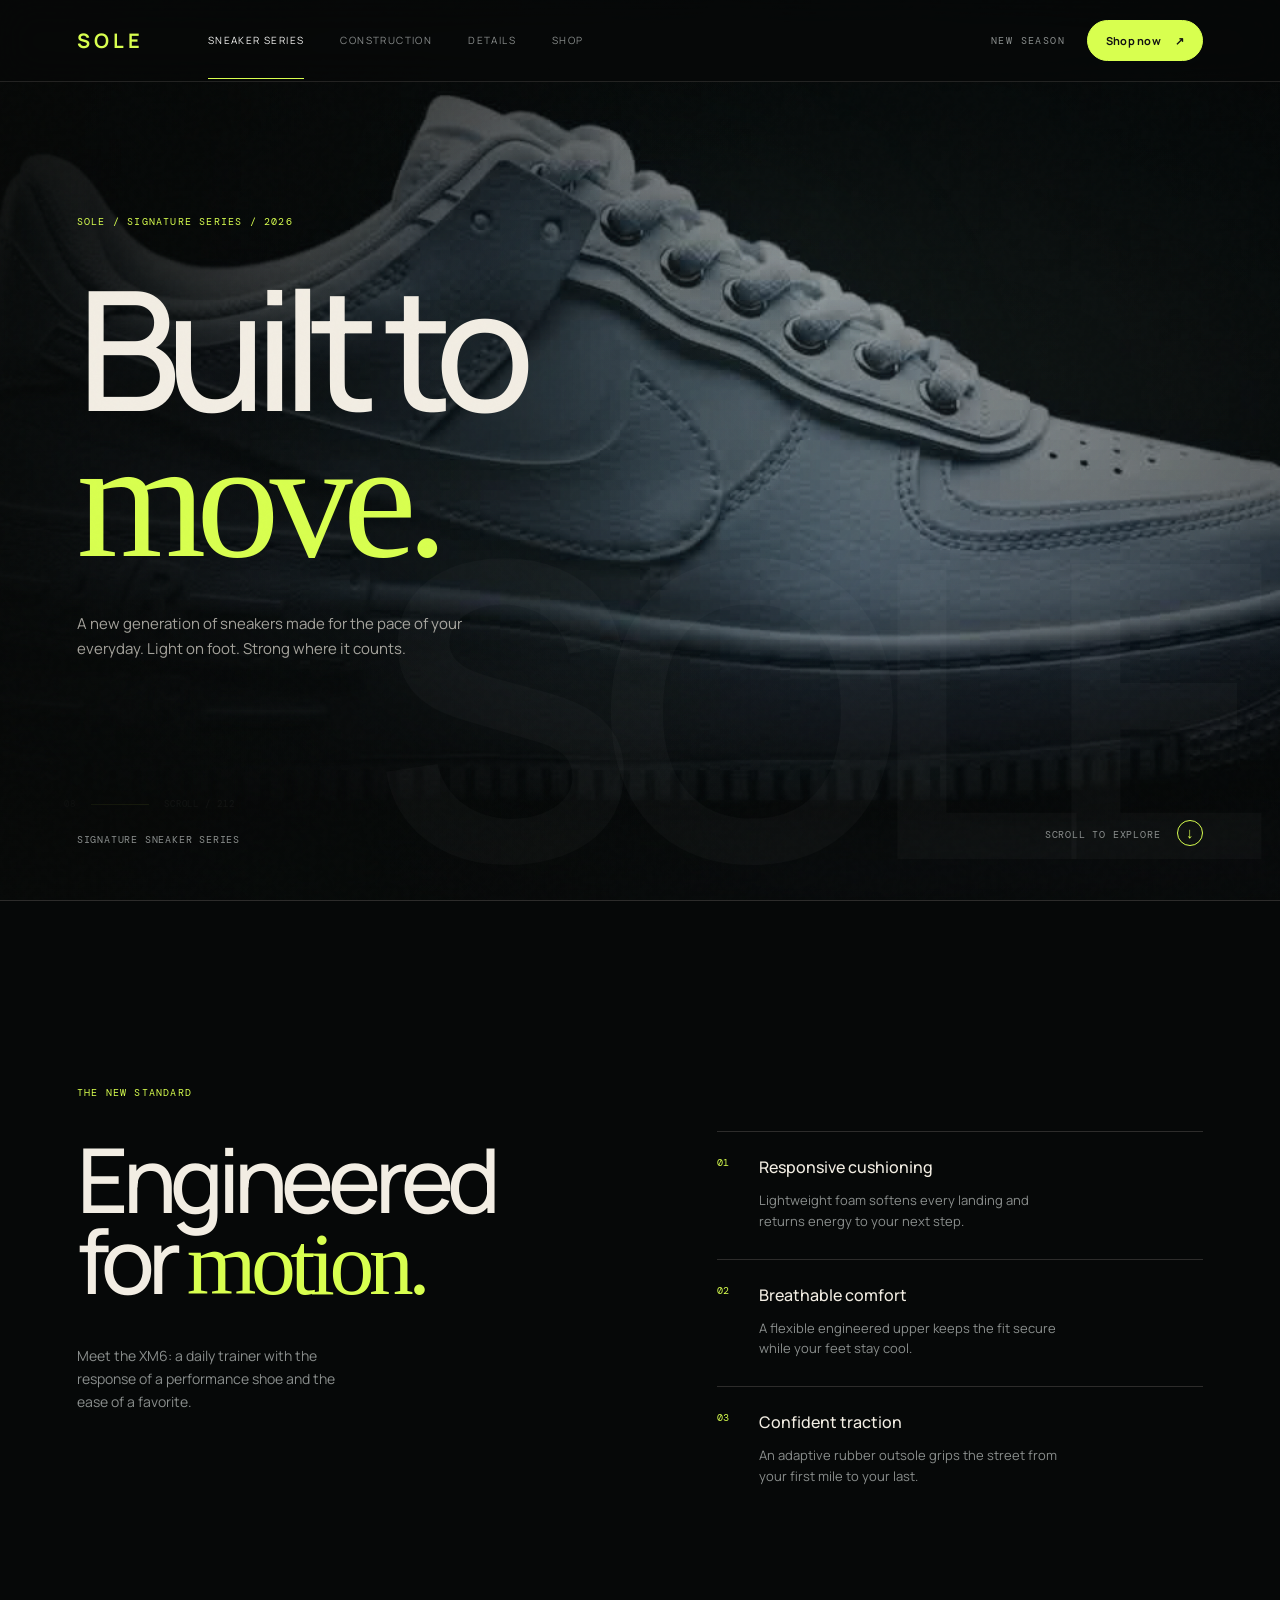
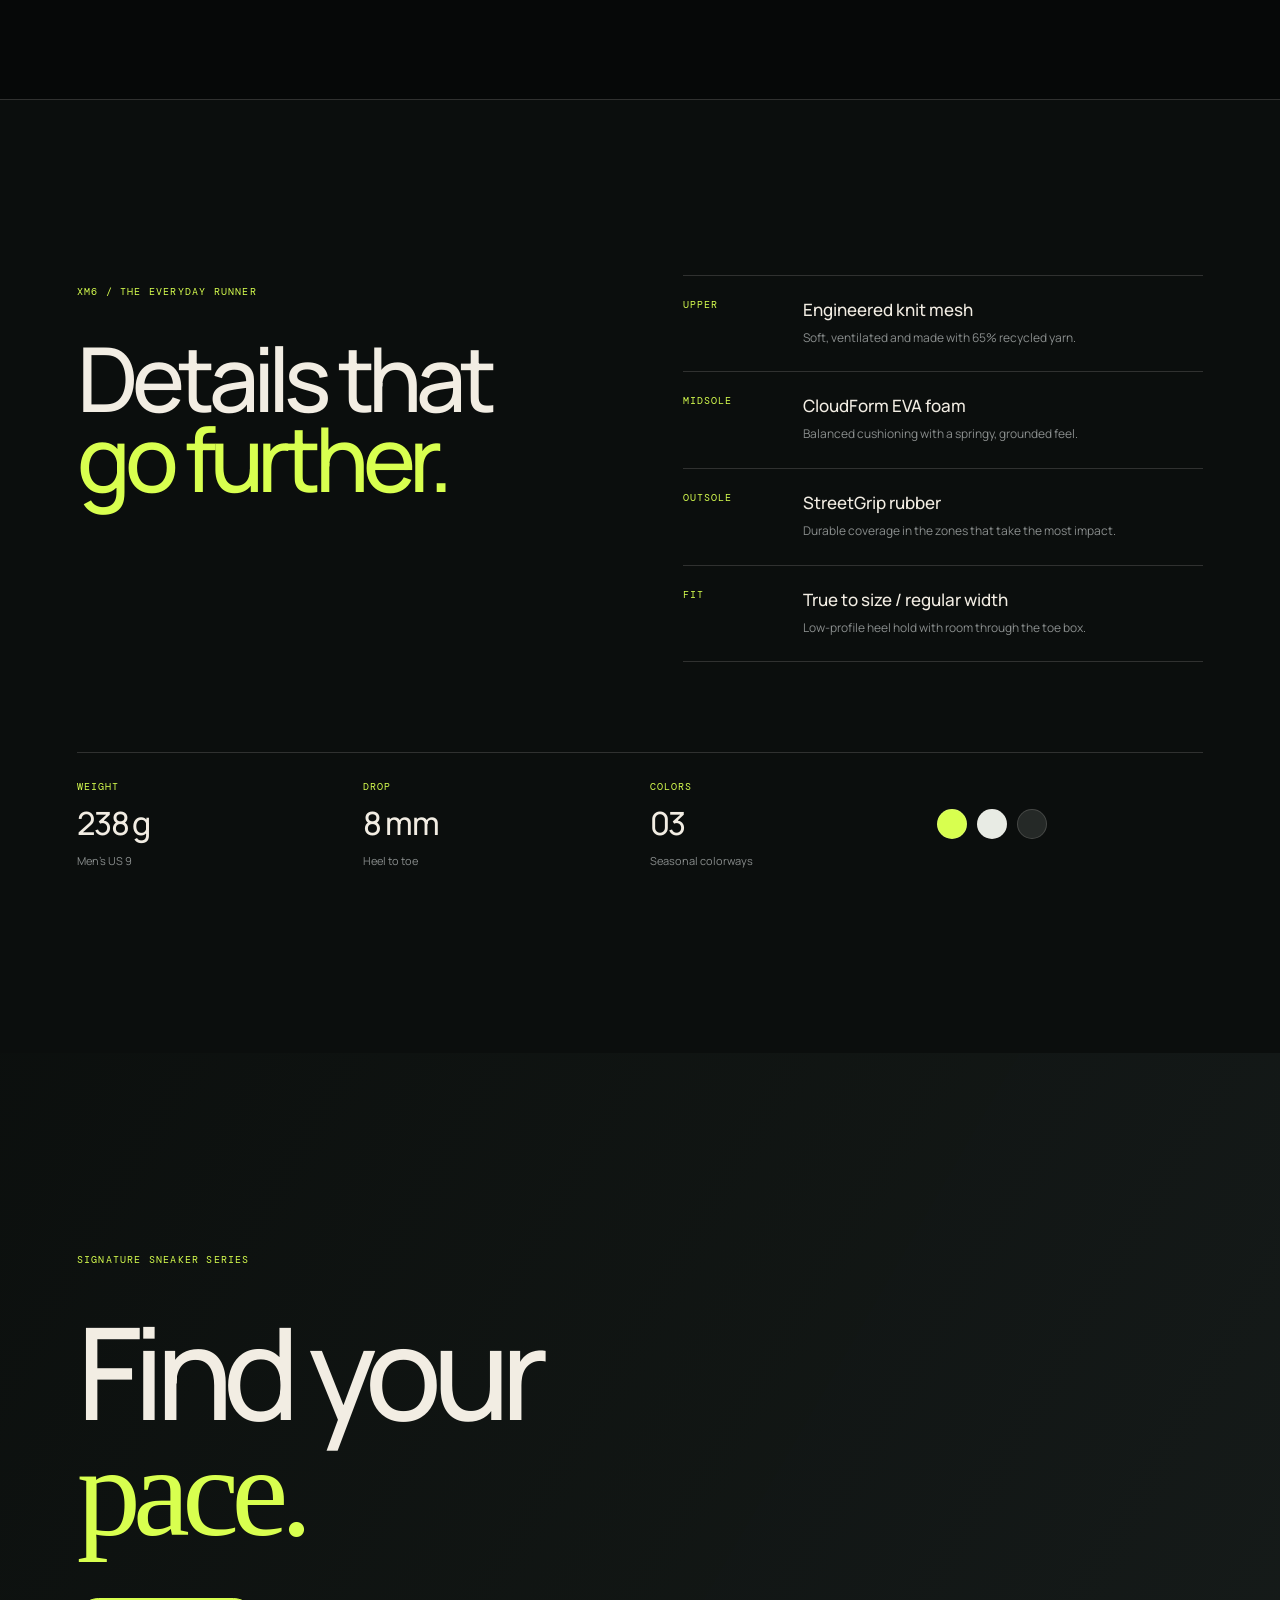
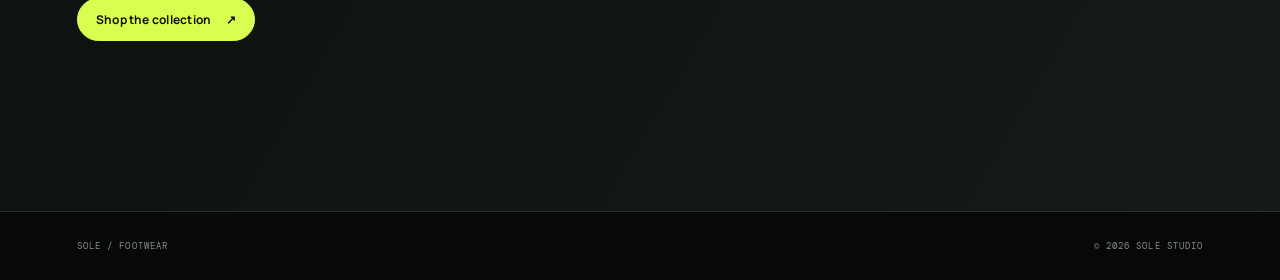
<file: index.html>
<!DOCTYPE html>
<html lang="en">
<head>
  <meta charset="UTF-8" />
  <meta name="viewport" content="width=device-width, initial-scale=1.0" />
  <meta name="theme-color" content="#080909" />
  <title>Sneaker Series | Built to Move</title>
  <link rel="preconnect" href="https://fonts.googleapis.com">
  <link rel="preconnect" href="https://fonts.gstatic.com" crossorigin>
  <link href="https://fonts.googleapis.com/css2?family=DM+Mono:wght@400;500&family=Manrope:wght@400;500;600;700&display=swap" rel="stylesheet">
  <link rel="stylesheet" href="styles.css" />
  <link rel="stylesheet" href="details.css" />
  <link rel="stylesheet" href="global-scroll.css" />
</head>
<body>
  <header class="site-header">
    <a class="sony-mark" href="#top" aria-label="Sneaker series home">SOLE</a>
    <nav class="main-nav" aria-label="Main navigation">
      <a class="active" href="#top">Sneaker series</a><a href="construction.html">Construction</a><a href="#product-details">Details</a><a href="shop.html">Shop</a>
    </nav>
    <div class="header-actions">
      <span class="availability">New season</span>
      <button class="buy-button" id="buyButton">Shop now <span>↗</span></button>
    </div>
  </header>

  <main id="top">
    <section class="hero" aria-labelledby="hero-title">
      <div class="hero-copy"><p class="eyebrow">Sole / Signature Series / 2026</p><h1 id="hero-title">Built to<br><span>move.</span></h1><p class="hero-deck">A new generation of sneakers made for the pace of your everyday. Light on foot. Strong where it counts.</p></div>
      <div class="hero-meta"><span>Signature sneaker series</span><span class="scroll-cue">Scroll to explore <b>↓</b></span></div>
    </section>

    <section class="sequence-wrap" id="detail" aria-label="Sneaker construction story"><div class="sequence-sticky"><canvas id="sequenceCanvas" aria-label="Animated sneaker construction sequence"></canvas><div class="sequence-glow"></div><div class="sequence-status"><span id="frameReadout">01</span><span class="status-line"></span><span>SCROLL / 212</span></div></div></section>
    <section class="specs" id="specs"><div class="spec-intro"><p class="eyebrow">The new standard</p><h2>Engineered<br>for <i>motion.</i></h2><p class="spec-summary">Meet the XM6: a daily trainer with the response of a performance shoe and the ease of a favorite.</p></div><div class="spec-list"><div><span>01</span><strong>Responsive cushioning</strong><p>Lightweight foam softens every landing and returns energy to your next step.</p></div><div><span>02</span><strong>Breathable comfort</strong><p>A flexible engineered upper keeps the fit secure while your feet stay cool.</p></div><div><span>03</span><strong>Confident traction</strong><p>An adaptive rubber outsole grips the street from your first mile to your last.</p></div></div></section>
    <section class="product-details" id="product-details" aria-labelledby="product-title"><div class="product-heading"><p class="eyebrow">XM6 / The everyday runner</p><h2 id="product-title">Details that<br><i>go further.</i></h2></div><div class="product-data"><div class="data-row"><span>Upper</span><strong>Engineered knit mesh</strong><p>Soft, ventilated and made with 65% recycled yarn.</p></div><div class="data-row"><span>Midsole</span><strong>CloudForm EVA foam</strong><p>Balanced cushioning with a springy, grounded feel.</p></div><div class="data-row"><span>Outsole</span><strong>StreetGrip rubber</strong><p>Durable coverage in the zones that take the most impact.</p></div><div class="data-row"><span>Fit</span><strong>True to size / regular width</strong><p>Low-profile heel hold with room through the toe box.</p></div></div><div class="product-facts"><div><span>Weight</span><strong>238 g</strong><small>Men's US 9</small></div><div><span>Drop</span><strong>8 mm</strong><small>Heel to toe</small></div><div><span>Colors</span><strong>03</strong><small>Seasonal colorways</small></div><div class="swatches" aria-label="Available colorways"><b class="swatch swatch-lime" title="Acid lime"></b><b class="swatch swatch-cloud" title="Cloud white"></b><b class="swatch swatch-night" title="Night black"></b></div></div></section>
    <section class="closing"><p class="eyebrow">Signature sneaker series</p><h2>Find your<br><i>pace.</i></h2><button class="buy-button large" id="closingBuy">Shop the collection <span>↗</span></button></section>
  </main>
  <footer><span>SOLE / FOOTWEAR</span><span>© 2026 Sole Studio</span></footer>
  <script src="script.js"></script>
</body>
</html>
</file>
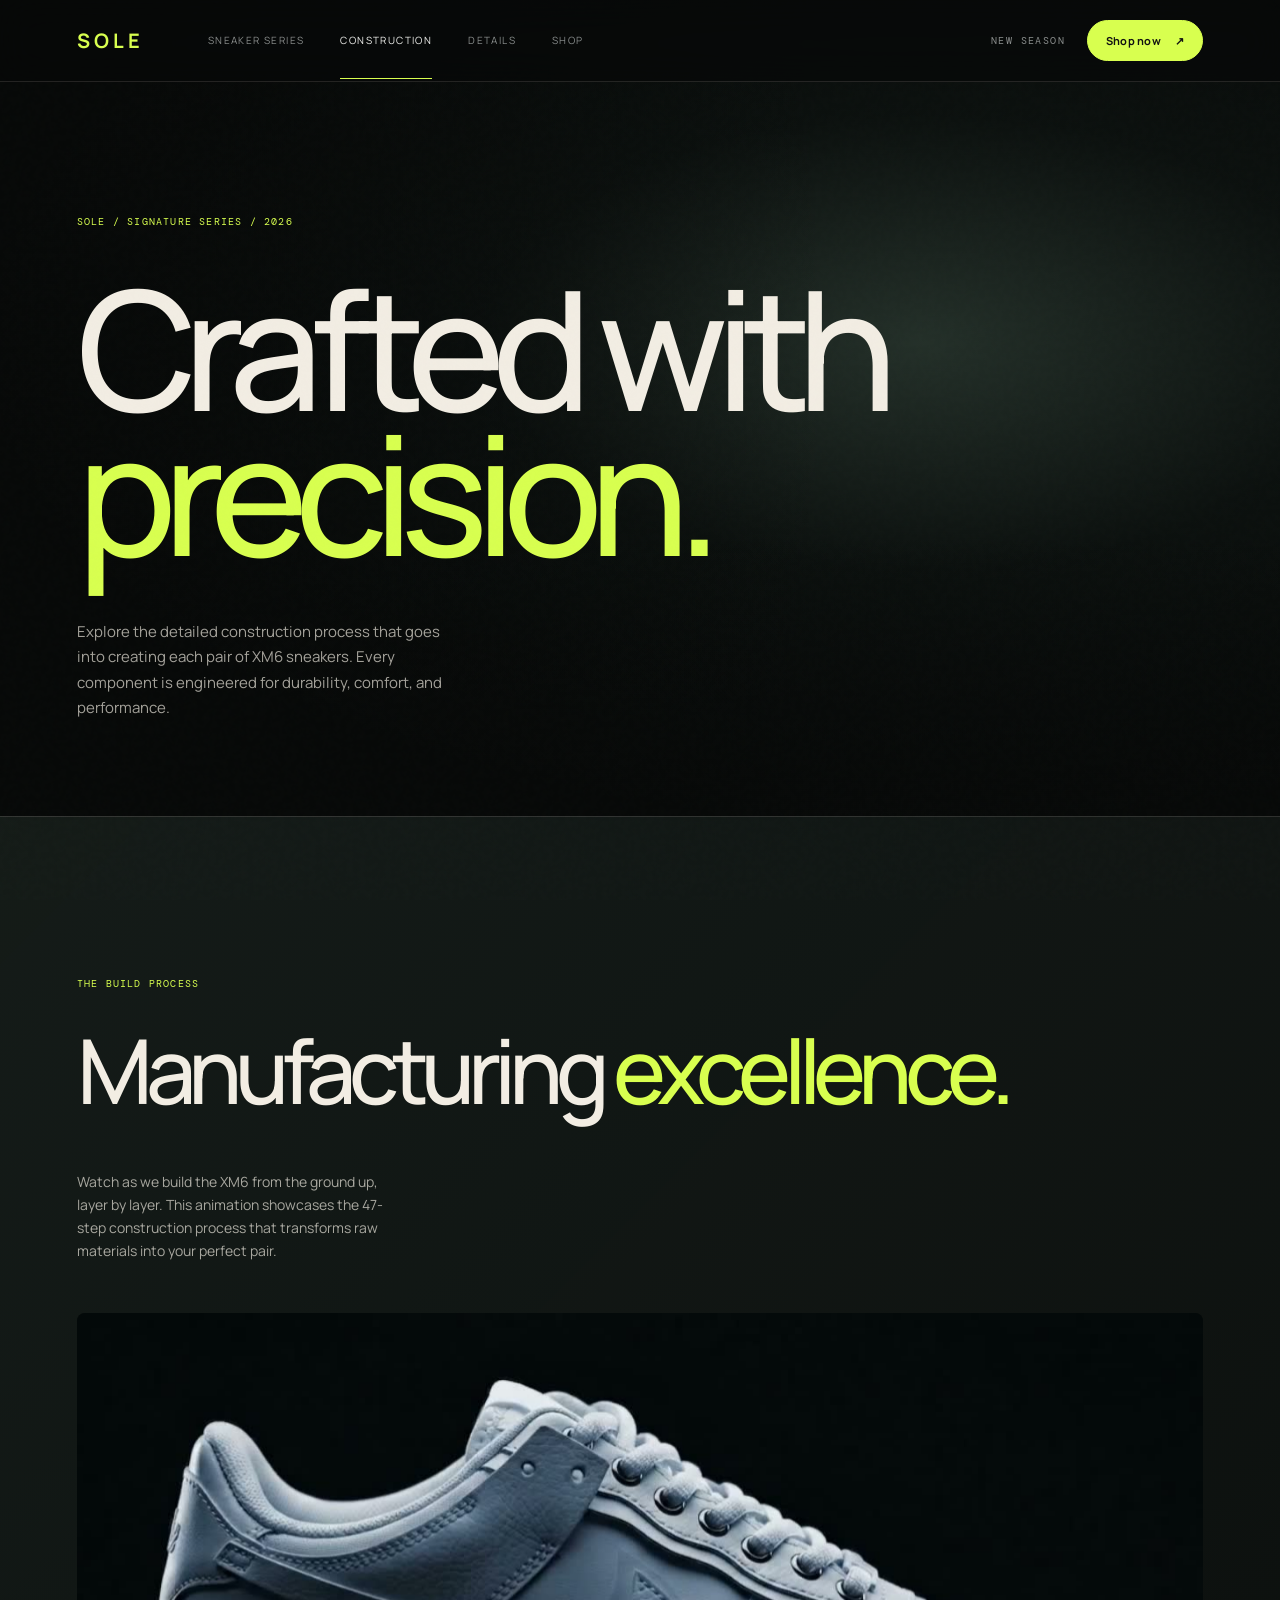
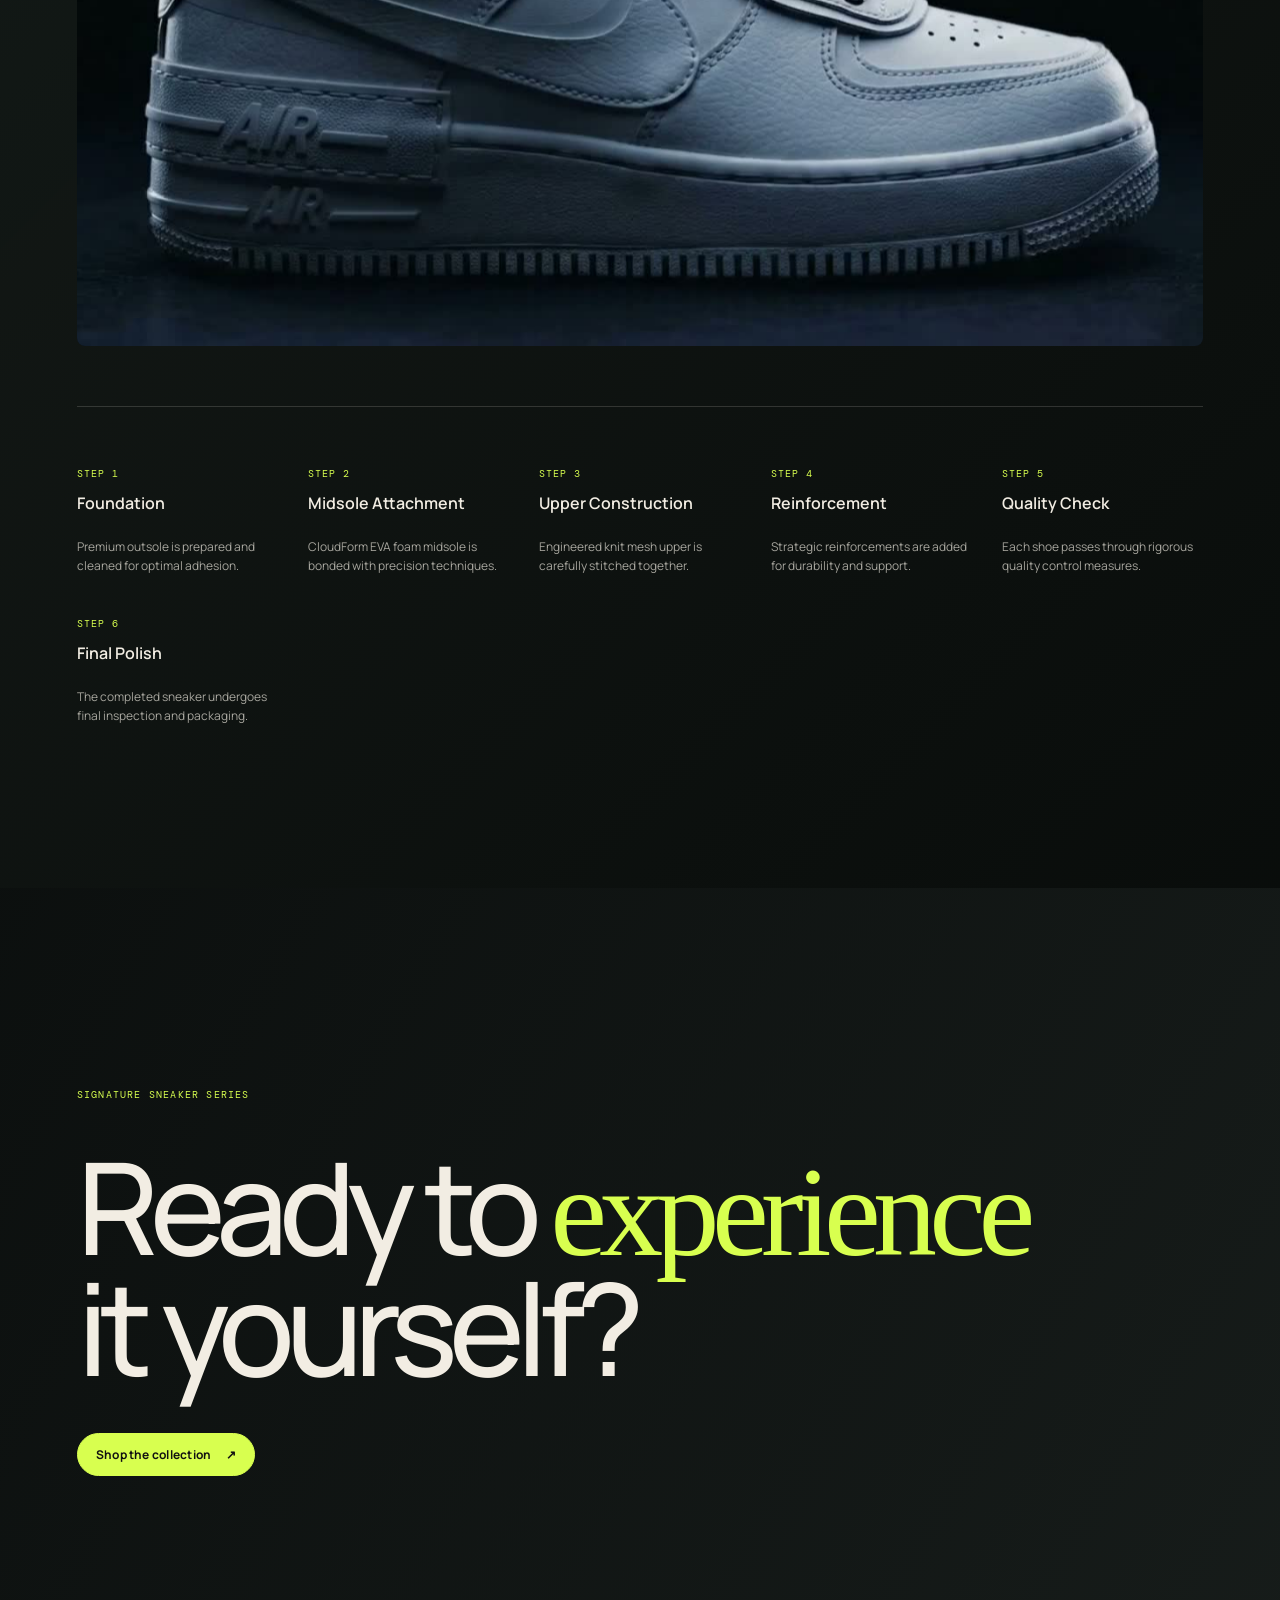
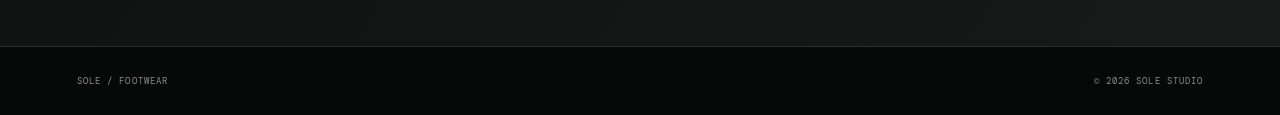
<file: construction.html>
<!DOCTYPE html>
<html lang="en">
<head>
  <meta charset="UTF-8" />
  <meta name="viewport" content="width=device-width, initial-scale=1.0" />
  <meta name="theme-color" content="#070908" />
  <title>Construction | Sole Sneaker Series</title>
  <link rel="preconnect" href="https://fonts.googleapis.com">
  <link rel="preconnect" href="https://fonts.gstatic.com" crossorigin>
  <link href="https://fonts.googleapis.com/css2?family=DM+Mono:wght@400;500&family=Manrope:wght@400;500;600;700&display=swap" rel="stylesheet">
  <link rel="stylesheet" href="styles.css" />
  <link rel="stylesheet" href="details.css" />
  <link rel="stylesheet" href="global-scroll.css" />
  <style>
    .construction-header {
      min-height: 50vh;
      padding: 205px 6vw 80px;
      display: flex;
      flex-direction: column;
      justify-content: space-between;
      background: radial-gradient(ellipse at 72% 42%, rgba(42, 56, 48, 0.82) 0%, rgba(15, 22, 19, 0.58) 34%, rgba(7, 9, 8, 0.9) 72%);
      position: relative;
      overflow: hidden;
    }

    .construction-header:before {
      content: '';
      position: absolute;
      inset: 0;
      background: linear-gradient(90deg, rgba(7, 9, 8, 0.86) 0%, transparent 65%), linear-gradient(0deg, rgba(7, 9, 8, 0.8), transparent 35%);
      pointer-events: none;
    }

    .construction-title {
      position: relative;
      z-index: 1;
    }

    .construction-title h1 {
      font-size: clamp(76px, 13vw, 196px);
      line-height: 0.87;
      letter-spacing: -0.08em;
      margin: 48px 0 38px;
      text-wrap: balance;
      font-weight: 500;
      
    }

    .construction-title h1 span {
      color: var(--acid);
      font-style: normal;
    }

    .construction-intro {
      max-width: 390px;
      font-size: 15px;
      line-height: 1.7;
      color: rgba(242, 237, 227, 0.67);
      position: relative;
      z-index: 1;
    }

    .construction-sequence {
      padding: 150px 6vw;
      background: linear-gradient(135deg, rgba(22, 28, 25, 0.94), rgba(9, 13, 11, 0.9));
      border-top: 1px solid var(--line);
    }

    .sequence-title {
      margin-bottom: 60px;
    }

    .sequence-title .eyebrow {
      font-size: 10px;
      letter-spacing: 0.12em;
      color: var(--acid);
      text-transform: uppercase;
      font-family: 'DM Mono', monospace;
    }

    .sequence-title h2 {
      font-size: clamp(52px, 7vw, 105px);
      line-height: 0.9;
      letter-spacing: -0.08em;
      font-weight: 500;
      margin: 40px 0;
      color: var(--warm);
    }

    .sequence-title h2 i {
      color: var(--acid);
      font-style: normal;
    }

    .sequence-description {
      max-width: 320px;
      margin-bottom: 50px;
      color: rgba(242, 237, 227, 0.67);
      font-size: 14px;
      line-height: 1.65;
    }

    .sequence-canvas-wrap {
      position: relative;
      aspect-ratio: 16 / 9;
      background: rgba(0, 0, 0, 0.4);
      border-radius: 8px;
      overflow: hidden;
      margin-bottom: 40px;
    }

    #constructionCanvas {
      width: 100%;
      height: 100%;
      display: block;
    }

    .sequence-legend {
      display: grid;
      grid-template-columns: repeat(auto-fit, minmax(200px, 1fr));
      gap: 30px;
      margin-top: 60px;
      padding-top: 60px;
      border-top: 1px solid var(--line);
    }

    .legend-item {
      display: flex;
      flex-direction: column;
      gap: 12px;
    }

    .legend-item span {
      font-size: 10px;
      letter-spacing: 0.1em;
      color: var(--acid);
      text-transform: uppercase;
      font-family: 'DM Mono', monospace;
    }

    .legend-item strong {
      font-size: 16px;
      font-weight: 600;
      color: var(--warm);
    }

    .legend-item p {
      font-size: 12px;
      line-height: 1.55;
      color: rgba(242, 237, 227, 0.67);
    }

    .back-button {
      display: inline-flex;
      align-items: center;
      gap: 10px;
      margin-bottom: 40px;
      color: var(--acid);
      font-size: 11px;
      font-weight: 700;
      text-transform: uppercase;
      letter-spacing: 0.08em;
      transition: gap 0.2s ease;
    }

    .back-button:hover {
      gap: 14px;
    }

    @media (max-width: 700px) {
      .construction-header {
        padding: 140px 6vw 60px;
      }

      .construction-title h1 {
        margin: 35px 0 28px;
      }

      .construction-intro {
        font-size: 13px;
        max-width: 285px;
      }

      .construction-sequence {
        padding: 110px 6vw;
      }

      .sequence-legend {
        grid-template-columns: 1fr;
      }
    }
  </style>
</head>
<body>
  <header class="site-header">
    <a class="sony-mark" href="index.html" aria-label="Sneaker series home">SOLE</a>
    <nav class="main-nav" aria-label="Main navigation">
      <a href="index.html">Sneaker series</a><a class="active" href="construction.html">Construction</a><a href="index.html#product-details">Details</a><a href="shop.html">Shop</a>
    </nav>
    <div class="header-actions">
      <span class="availability">New season</span>
      <button class="buy-button" id="buyButton">Shop now <span>↗</span></button>
    </div>
  </header>

  <main>
    <section class="construction-header">
      <div class="construction-title">
        <p class="eyebrow">Sole / Signature Series / 2026</p>
        <h1>Crafted with <span>precision.</span></h1>
      </div>
      <p class="construction-intro">Explore the detailed construction process that goes into creating each pair of XM6 sneakers. Every component is engineered for durability, comfort, and performance.</p>
    </section>

    <section class="construction-sequence">
      <div class="sequence-title">
        <p class="eyebrow">The build process</p>
        <h2>Manufacturing <i>excellence.</i></h2>
      </div>
      <p class="sequence-description">Watch as we build the XM6 from the ground up, layer by layer. This animation showcases the 47-step construction process that transforms raw materials into your perfect pair.</p>

      <div class="sequence-canvas-wrap">
        <canvas id="constructionCanvas" aria-label="Animated sneaker construction sequence"></canvas>
      </div>

      <div class="sequence-legend">
        <div class="legend-item">
          <span>Step 1</span>
          <strong>Foundation</strong>
          <p>Premium outsole is prepared and cleaned for optimal adhesion.</p>
        </div>
        <div class="legend-item">
          <span>Step 2</span>
          <strong>Midsole Attachment</strong>
          <p>CloudForm EVA foam midsole is bonded with precision techniques.</p>
        </div>
        <div class="legend-item">
          <span>Step 3</span>
          <strong>Upper Construction</strong>
          <p>Engineered knit mesh upper is carefully stitched together.</p>
        </div>
        <div class="legend-item">
          <span>Step 4</span>
          <strong>Reinforcement</strong>
          <p>Strategic reinforcements are added for durability and support.</p>
        </div>
        <div class="legend-item">
          <span>Step 5</span>
          <strong>Quality Check</strong>
          <p>Each shoe passes through rigorous quality control measures.</p>
        </div>
        <div class="legend-item">
          <span>Step 6</span>
          <strong>Final Polish</strong>
          <p>The completed sneaker undergoes final inspection and packaging.</p>
        </div>
      </div>
    </section>

    <section class="closing">
      <p class="eyebrow">Signature sneaker series</p>
      <h2>Ready to <i>experience</i> <br>it yourself?</h2>
      <button class="buy-button large" id="closingBuy">Shop the collection <span>↗</span></button>
    </section>
  </main>

  <footer><span>SOLE / FOOTWEAR</span><span>© 2026 Sole Studio</span></footer>

  <script>
    const frameCount = 212;
    const framePath = (frame) => `3d%20scroller%20/ezgif-frame-${String(frame + 1).padStart(3, '0')}.jpg`;
    const canvas = document.getElementById('constructionCanvas');
    const context = canvas.getContext('2d');
    const frames = Array.from({ length: frameCount }, (_, index) => {
      const image = new Image();
      image.src = framePath(index + 1);
      return image;
    });
    let currentFrame = 0;

    function sizeCanvas() {
      const ratio = Math.min(window.devicePixelRatio || 1, 2);
      canvas.width = canvas.clientWidth * ratio;
      canvas.height = canvas.clientHeight * ratio;
      context.setTransform(ratio, 0, 0, ratio, 0, 0);
      drawFrame(currentFrame);
    }

    function drawFrame(index) {
      const image = frames[index];
      if (!image?.complete || !image.naturalWidth) return;
      const width = canvas.clientWidth;
      const height = canvas.clientHeight;
      const scale = Math.max(width / image.naturalWidth, height / image.naturalHeight);
      const drawWidth = image.naturalWidth * scale;
      const drawHeight = image.naturalHeight * scale;
      context.clearRect(0, 0, width, height);
      context.drawImage(image, (width - drawWidth) / 2, (height - drawHeight) / 2, drawWidth, drawHeight);
    }

    frames.forEach((image) => image.addEventListener('load', () => drawFrame(currentFrame), { once: true }));
    window.addEventListener('resize', sizeCanvas);
    sizeCanvas();

    document.querySelectorAll('.buy-button').forEach((button) => button.addEventListener('click', () => {
      window.location.href = 'shop.html';
    }));
  </script>
</body>
</html>
</file>
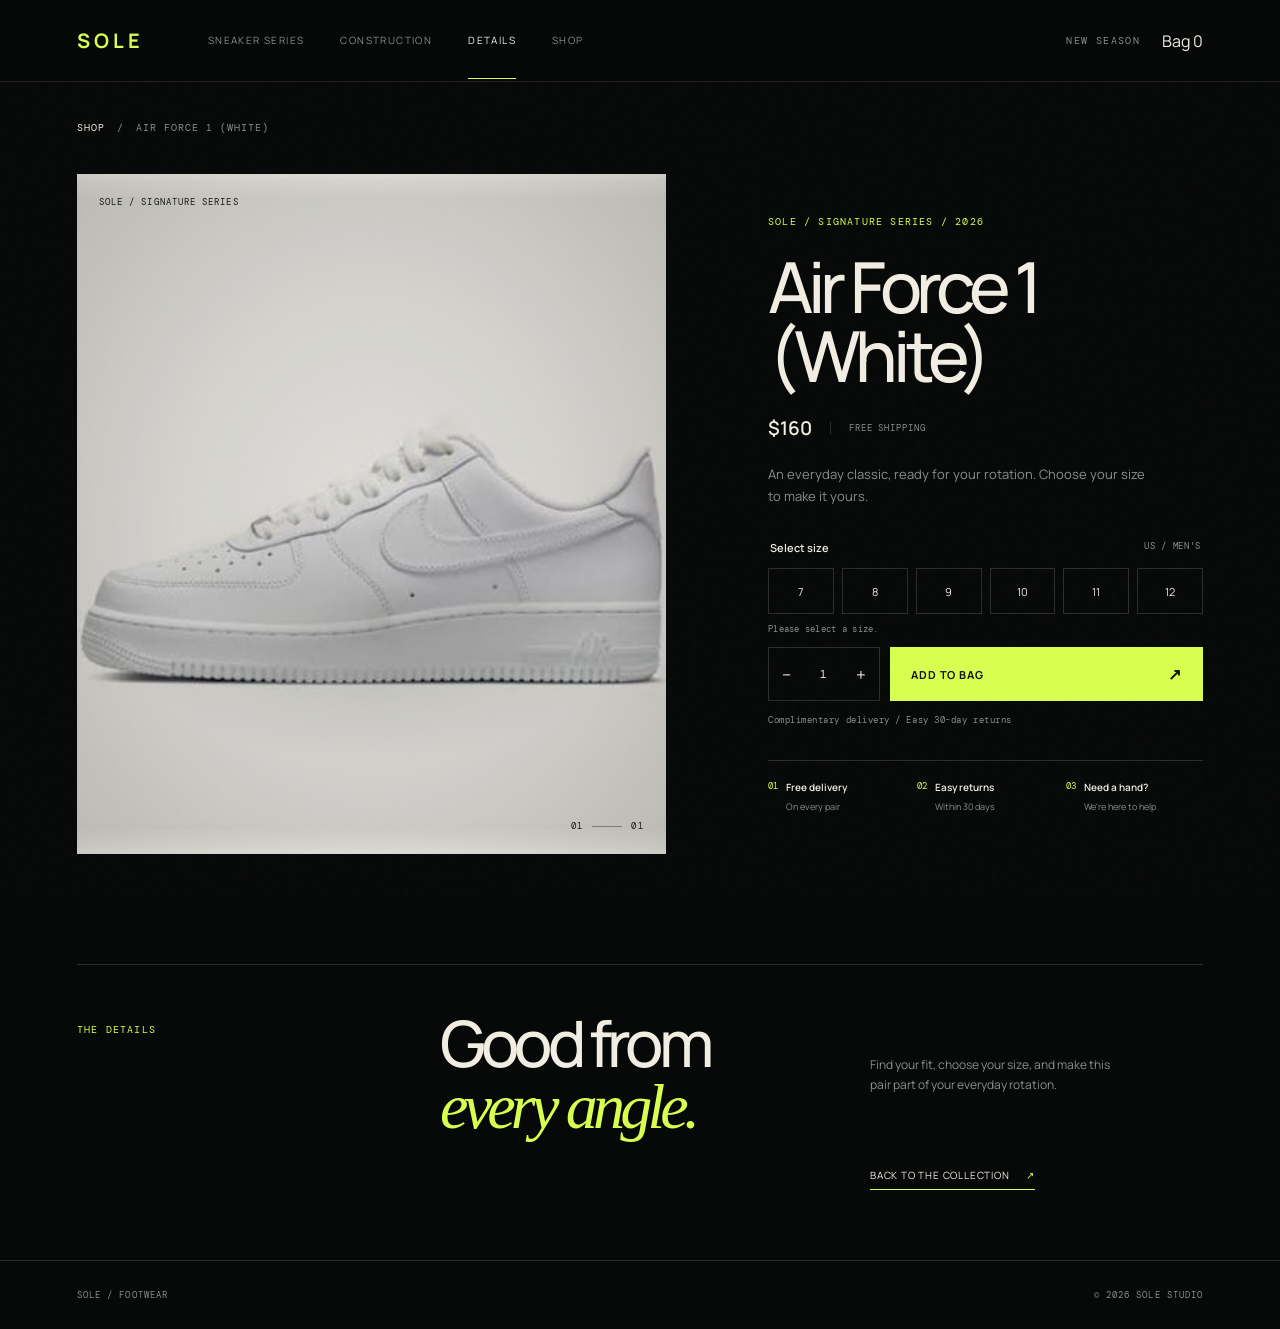
<file: product.html>
<!DOCTYPE html>
<html lang="en">
<head>
  <meta charset="UTF-8" />
  <meta name="viewport" content="width=device-width, initial-scale=1.0" />
  <meta name="theme-color" content="#080909" />
  <meta name="description" content="Explore sneaker details, choose your size, and add your pair to the bag." />
  <title>Product details | Sole Footwear</title>
  <link rel="preconnect" href="https://fonts.googleapis.com">
  <link rel="preconnect" href="https://fonts.gstatic.com" crossorigin>
  <link href="https://fonts.googleapis.com/css2?family=DM+Mono:wght@400;500&family=Manrope:wght@400;500;600;700&display=swap" rel="stylesheet">
  <link rel="stylesheet" href="styles.css" />
  <link rel="stylesheet" href="details.css" />
</head>
<body class="product-page">
  <header class="site-header">
    <a class="sony-mark" href="index.html#top" aria-label="Sole home">SOLE</a>
    <nav class="main-nav" aria-label="Main navigation">
      <a href="index.html#top">Sneaker series</a><a href="index.html#detail">Construction</a><a class="active" href="#product-details">Details</a><a href="shop.html">Shop</a>
    </nav>
    <div class="header-actions">
      <span class="availability">New season</span>
      <span class="shop-bag-count" id="shopBagCount" aria-live="polite">Bag 0</span>
    </div>
  </header>

  <main class="product-main" id="product-details">
    <nav class="product-breadcrumb" aria-label="Breadcrumb">
      <a href="shop.html">Shop</a><span aria-hidden="true">/</span><span id="productBreadcrumb">Sneakers</span>
    </nav>
    <section class="product-showcase" aria-labelledby="productName">
      <div class="product-visual">
        <span class="product-edition" id="productEdition">SOLE / SIGNATURE SERIES</span>
        <img id="productImage" src="shopping.jpeg" alt="White Nike Air Force 1 sneaker">
        <span class="product-image-index">01 <i></i> 01</span>
      </div>
      <div class="product-buy-panel">
        <p class="eyebrow" id="productCategory">Sole / Signature series / 2026</p>
        <h1 id="productName">Air Force 1 (White)</h1>
        <div class="product-price-row"><strong id="productPrice">$160</strong><span>Free shipping</span></div>
        <p class="product-description" id="productDescription">An everyday classic, ready for your rotation. Choose your size to make it yours.</p>

        <fieldset class="size-picker">
          <legend><span>Select size</span><span>US / Men's</span></legend>
          <div class="size-options" role="group" aria-label="Available shoe sizes">
            <button type="button" class="size-option" aria-pressed="false">7</button>
            <button type="button" class="size-option" aria-pressed="false">8</button>
            <button type="button" class="size-option" aria-pressed="false">9</button>
            <button type="button" class="size-option" aria-pressed="false">10</button>
            <button type="button" class="size-option" aria-pressed="false">11</button>
            <button type="button" class="size-option" aria-pressed="false">12</button>
          </div>
          <span class="size-message" id="sizeMessage" aria-live="polite">Please select a size.</span>
        </fieldset>

        <div class="product-actions">
          <div class="quantity-picker" aria-label="Quantity">
            <button type="button" id="decreaseQuantity" aria-label="Decrease quantity">−</button>
            <output id="quantityValue" aria-live="polite">1</output>
            <button type="button" id="increaseQuantity" aria-label="Increase quantity">+</button>
          </div>
          <button class="product-add-button" type="button" id="addProductButton">Add to bag <span>↗</span></button>
        </div>
        <p class="product-status" id="productStatus" role="status">Complimentary delivery / Easy 30-day returns</p>

        <div class="product-perks">
          <div><span>01</span><p>Free delivery<small>On every pair</small></p></div>
          <div><span>02</span><p>Easy returns<small>Within 30 days</small></p></div>
          <div><span>03</span><p>Need a hand?<small>We're here to help</small></p></div>
        </div>
      </div>
    </section>
    <section class="product-story" aria-label="Product information">
      <p class="eyebrow">The details</p>
      <h2>Good from<br><i>every angle.</i></h2>
      <p>Find your fit, choose your size, and make this pair part of your everyday rotation.</p>
      <a href="shop.html">Back to the collection <span>↗</span></a>
    </section>
  </main>
  <footer><span>SOLE / FOOTWEAR</span><span>© 2026 Sole Studio</span></footer>
  <script src="product-script.js"></script>
</body>
</html>
</file>
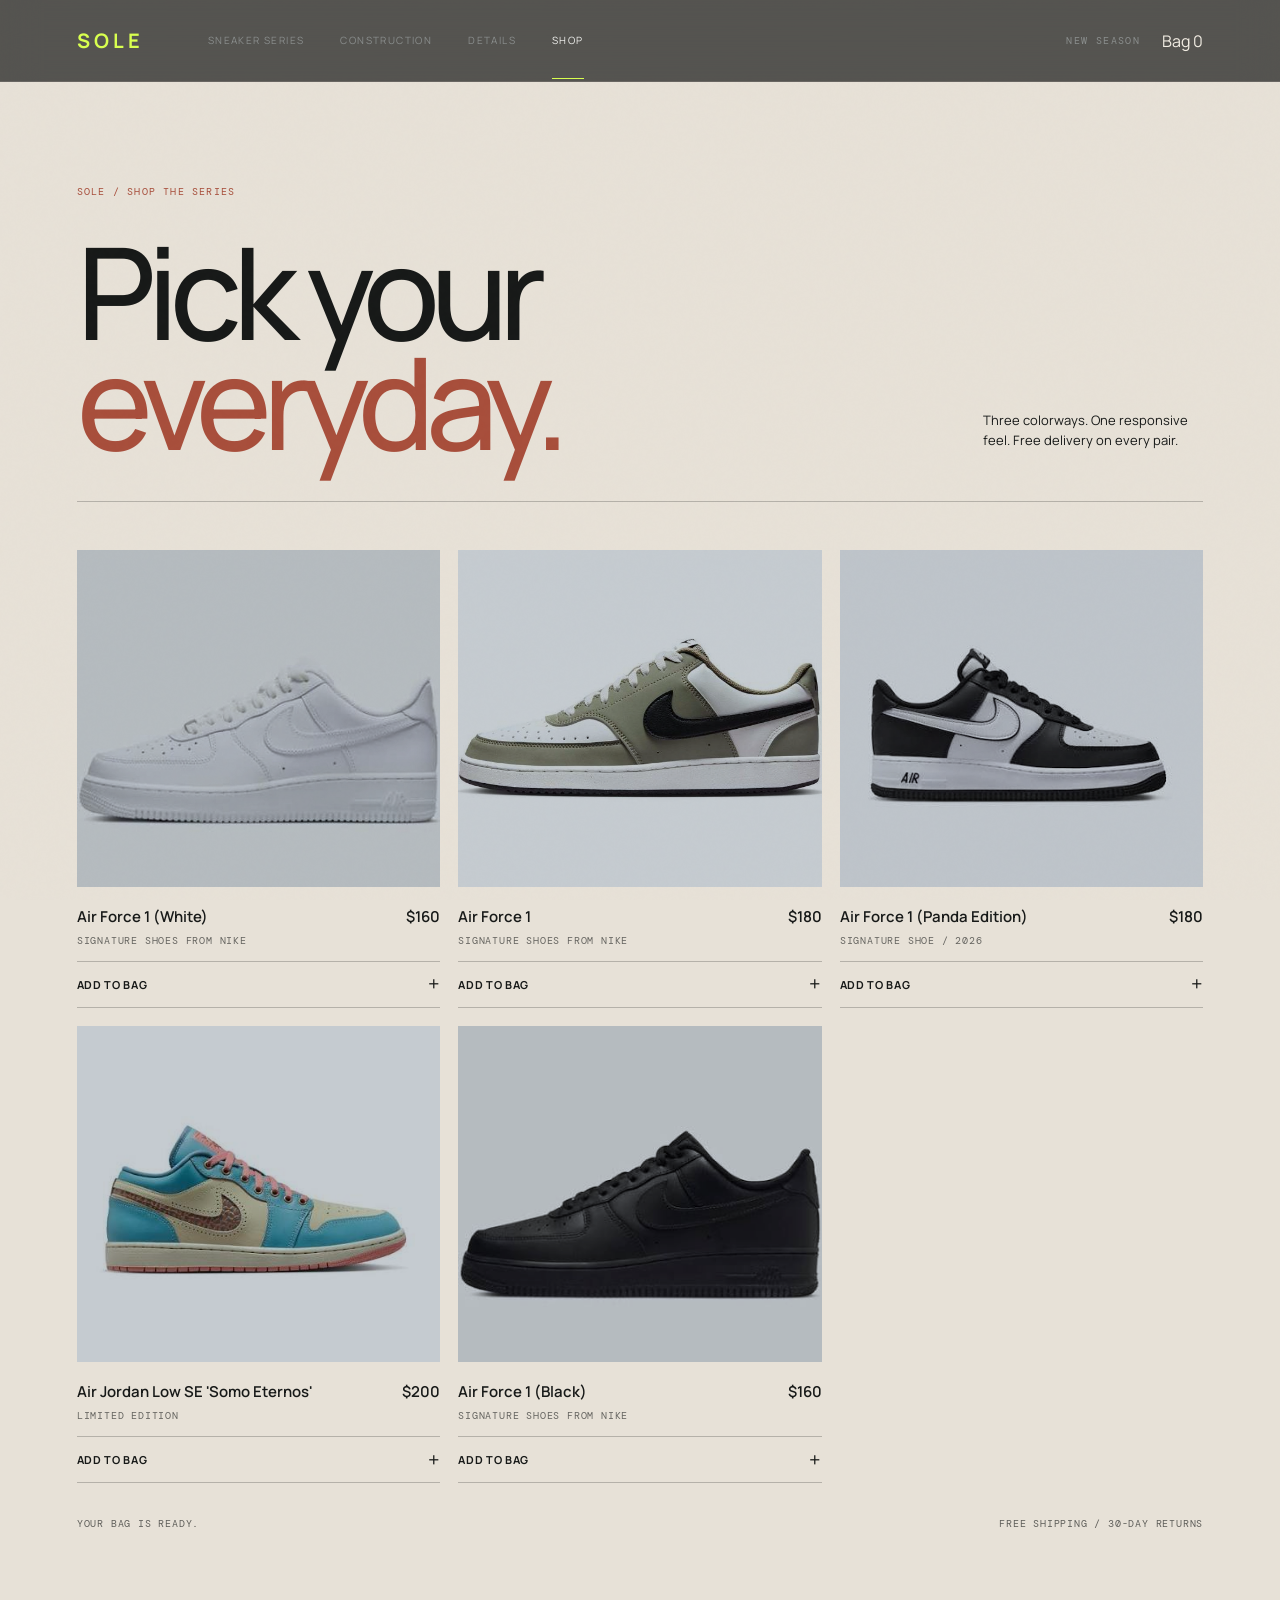
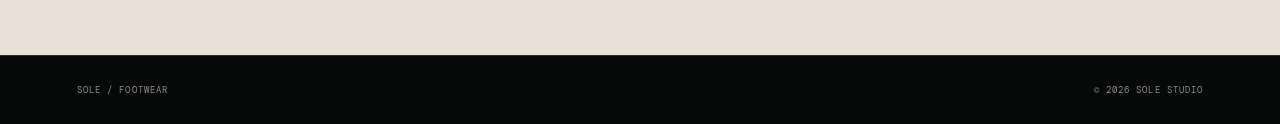
<file: shop.html>
<!DOCTYPE html>
<html lang="en">
<head>
  <meta charset="UTF-8" />
  <meta name="viewport" content="width=device-width, initial-scale=1.0" />
  <meta name="theme-color" content="#e7e1d7" />
  <title>Shop | Sole Footwear</title>
  <link rel="preconnect" href="https://fonts.googleapis.com">
  <link rel="preconnect" href="https://fonts.gstatic.com" crossorigin>
  <link href="https://fonts.googleapis.com/css2?family=DM+Mono:wght@400;500&family=Manrope:wght@400;500;600;700&display=swap" rel="stylesheet">
  <link rel="stylesheet" href="styles.css" />
  <link rel="stylesheet" href="details.css" />
</head>
<body class="shop-page">
  <header class="site-header">
    <a class="sony-mark" href="index.html#top" aria-label="Sole home">SOLE</a>
    <nav class="main-nav" aria-label="Main navigation">
      <a href="index.html#top">Sneaker series</a><a href="index.html#detail">Construction</a><a href="index.html#product-details">Details</a><a class="active" href="shop.html">Shop</a>
    </nav>
    <div class="header-actions">
      <span class="availability">New season</span>
      <span class="shop-bag-count" id="shopBagCount">Bag 0</span>
    </div>
  </header>

  <main class="shop-page-main">
    <section class="shop" aria-labelledby="shop-title">
      <div class="shop-heading"><div><p class="eyebrow">Sole / Shop the series</p><h2 id="shop-title">Pick your<br><i>everyday.</i></h2></div><p class="shop-note">Three colorways. One responsive feel. Free delivery on every pair.</p></div>
      <div class="shop-grid">
        <article class="shoe-card"><a class="product-link" href="product.html?product=air-force-white" aria-label="View Air Force 1 (White) details"><div class="shoe-image"><img src="shopping.jpeg" alt="White Nike Air Force 1 sneaker" loading="lazy"></div></a><div class="shoe-card-meta"><div><h3>Air Force 1 (White)</h3><p>Signature shoes from Nike</p></div><strong>$160</strong></div><button class="add-button" type="button" data-product="Air Force 1 (White)">Add to bag <span>+</span></button></article>
        <article class="shoe-card"><a class="product-link" href="product.html?product=air-force-olive" aria-label="View Air Force 1 details"><div class="shoe-image"><img src="Unknown.jpg" alt="Olive and white low-top sneaker" loading="lazy"></div></a><div class="shoe-card-meta"><div><h3>Air Force 1</h3><p>Signature shoes from Nike</p></div><strong>$180</strong></div><button class="add-button" type="button" data-product="Air Force 1">Add to bag <span>+</span></button></article>
        <article class="shoe-card"><a class="product-link" href="product.html?product=air-jordan-panda" aria-label="View Air Force 1 Panda Edition details"><div class="shoe-image"><img src="images-2.jpeg" alt="Blue and cream Air Jordan low-top sneaker" loading="lazy"></div></a><div class="shoe-card-meta"><div><h3>Air Force 1 (Panda Edition)</h3><p>Signature shoe / 2026</p></div><strong>$180</strong></div><button class="add-button" type="button" data-product="Air Force 1 (Panda Edition)">Add to bag <span>+</span></button></article>
        <article class="shoe-card"><a class="product-link" href="product.html?product=jordan-somo" aria-label="View Air Jordan Low SE Somo Eternos details"><div class="shoe-image"><img src="images-4.jpeg" alt="White low-top sneaker" loading="lazy"></div></a><div class="shoe-card-meta"><div><h3>Air Jordan Low SE 'Somo Eternos'</h3><p>Limited edition</p></div><strong>$200</strong></div><button class="add-button" type="button" data-product="Air Jordan Low SE (Somo Eternos)">Add to bag <span>+</span></button></article>
        <article class="shoe-card"><a class="product-link" href="product.html?product=air-force-black" aria-label="View Air Force 1 Black details"><div class="shoe-image"><img src="shopping-2.jpeg" alt="Black and white Nike Air Force 1 sneaker" loading="lazy"></div></a><div class="shoe-card-meta"><div><h3>Air Force 1 (Black)</h3><p>Signature shoes from Nike</p></div><strong>$160</strong></div><button class="add-button" type="button" data-product="Air Force 1 (Black)">Add to bag <span>+</span></button></article>
      </div>
      <div class="shop-footer"><span id="bagStatus">Your bag is ready.</span><span>Free shipping / 30-day returns</span></div>
    </section>
  </main>
  <footer><span>SOLE / FOOTWEAR</span><span>© 2026 Sole Studio</span></footer>
  <script src="shop-script.js"></script>
</body>
</html>
</file>
<file: styles.css>
.shop{position:relative;padding:175px 6vw 125px;background:#d8ff4f;color:#101310;z-index:1}.shop .eyebrow{color:#355012}.shop-heading{display:flex;justify-content:space-between;align-items:flex-end;gap:40px;border-bottom:1px solid rgba(16,19,16,.24);padding-bottom:45px}.shop h2{font-size:clamp(62px,10vw,145px);line-height:.86;letter-spacing:-.07em;font-weight:500;margin:38px 0 0}.shop h2 i{font-style:normal;color:#355012}.shop-note{max-width:220px;margin:0 0 6px;font-size:13px;line-height:1.55}.shop-grid{display:grid;grid-template-columns:repeat(3,1fr);gap:18px;padding-top:48px}.shoe-card{min-width:0}.shoe-image{aspect-ratio:1.08;background:#b9dc3c;position:relative;overflow:hidden}.shoe-image img{width:100%;height:100%;display:block;object-fit:cover;mix-blend-mode:multiply;transition:transform .5s ease}.shoe-card:hover .shoe-image img{transform:scale(1.05)}.card-tag{position:absolute;top:14px;left:14px;padding:7px 10px;background:#101310;color:#d8ff4f;font:10px 'DM Mono',monospace;text-transform:uppercase;letter-spacing:.1em}.shoe-card-meta{display:flex;justify-content:space-between;gap:16px;padding:19px 0 14px;border-bottom:1px solid rgba(16,19,16,.24)}.shoe-card h3{font-size:15px;font-weight:600;margin:0 0 7px}.shoe-card p{font:10px 'DM Mono',monospace;text-transform:uppercase;letter-spacing:.08em;margin:0;opacity:.62}.shoe-card-meta>strong{font-size:15px;font-weight:600}.add-button{width:100%;display:flex;justify-content:space-between;align-items:center;padding:15px 0;border:0;border-bottom:1px solid rgba(16,19,16,.24);background:transparent;color:#101310;font-size:11px;font-weight:700;text-transform:uppercase;letter-spacing:.06em}.add-button span{font-size:20px;font-weight:400;line-height:.5;transition:transform .2s}.add-button:hover span{transform:rotate(90deg)}.shop-footer{display:flex;justify-content:space-between;padding-top:34px;font:10px 'DM Mono',monospace;text-transform:uppercase;letter-spacing:.08em;opacity:.65}.shop-footer span:last-child{text-align:right}@media(max-width:700px){.shop{padding:110px 6vw 90px}.shop-heading{display:block;padding-bottom:32px}.shop h2{margin-top:30px}.shop-note{margin-top:35px}.shop-grid{grid-template-columns:1fr;gap:42px;padding-top:35px}.shoe-image{aspect-ratio:1.2}.shop-footer{display:block;line-height:2}.shop-footer span{display:block}.shop-footer span:last-child{text-align:left;margin-top:10px}}
 .hero.hero:after{content:'SOLE'}
.shop{background:#e7e1d7;color:#171918}.shop .eyebrow,.shop h2 i{color:#a84e3b}.shoe-image{background:#c5cbd0}.card-tag{background:#171918;color:#e7e1d7}.shop-heading,.shoe-card-meta,.add-button{border-color:rgba(23,25,24,.24)}.add-button{color:#171918}
*{box-sizing:border-box} :root{--black:#080909;--ink:#f3f4f1;--muted:#8a8e8d;--line:rgba(243,244,241,.18);--acid:#c6ff3d} html{scroll-behavior:smooth} body{margin:0;background:var(--black);color:var(--ink);font-family:'Manrope',sans-serif} a{color:inherit;text-decoration:none} button{font:inherit;color:inherit;cursor:pointer}.site-header{height:76px;padding:0 5vw;display:flex;align-items:center;gap:5vw;position:fixed;top:0;left:0;right:0;z-index:10;background:rgba(8,9,9,.76);backdrop-filter:blur(18px);border-bottom:1px solid var(--line)}.sony-mark{font-size:21px;font-weight:700;letter-spacing:5px}.main-nav{display:flex;gap:31px;flex:1;font-size:11px;color:var(--muted);text-transform:uppercase;letter-spacing:.08em}.main-nav a{padding:29px 0;border-bottom:1px solid transparent}.main-nav a.active{color:var(--ink);border-color:var(--acid)}.header-actions{display:flex;gap:25px;align-items:center}.availability{font:10px 'DM Mono',monospace;color:var(--muted);text-transform:uppercase;letter-spacing:.08em}.buy-button{border:1px solid var(--acid);background:var(--acid);color:#111;border-radius:999px;padding:11px 17px;font-size:11px;font-weight:700;transition:transform .25s,background .25s}.buy-button:hover{transform:translateY(-2px);background:#e0ff91}.buy-button span{margin-left:12px}.hero{min-height:100vh;padding:185px 5vw 60px;display:flex;flex-direction:column;justify-content:space-between;background:radial-gradient(ellipse at 70% 45%,#202624 0%,#0d1111 42%,#080909 70%);position:relative;overflow:hidden}.hero:after{content:'XM6';position:absolute;right:3vw;bottom:-.2em;color:rgba(255,255,255,.025);font-size:32vw;font-weight:700;letter-spacing:-.1em;pointer-events:none}.hero-copy{position:relative;z-index:1}.eyebrow,.chapter-number{font:10px 'DM Mono',monospace;color:var(--acid);text-transform:uppercase;letter-spacing:.12em}.hero h1{font-size:clamp(72px,12vw,190px);line-height:.87;letter-spacing:-.08em;margin:43px 0 35px;font-weight:500}.hero h1 span,.specs h2 i,.chapter h2 i,.closing h2 i{font-family:Georgia,serif;font-weight:400;letter-spacing:-.06em}.hero-deck{max-width:370px;color:var(--muted);font-size:15px;line-height:1.6}.hero-meta{display:flex;justify-content:space-between;align-items:end;position:relative;z-index:1;font:10px 'DM Mono',monospace;letter-spacing:.1em;color:var(--muted);text-transform:uppercase}.scroll-cue b{color:var(--acid);font-size:16px;margin-left:13px}.sequence-wrap{height:340vh;position:relative}.sequence-sticky{height:100vh;position:sticky;top:0;overflow:hidden;background:#080a0a}.sequence-sticky:before{content:'';position:absolute;inset:0;background:radial-gradient(ellipse at center,transparent 30%,rgba(0,0,0,.54) 100%);pointer-events:none;z-index:1}.sequence-glow{position:absolute;width:40vw;height:40vw;left:30%;top:20%;border-radius:50%;background:rgba(150,210,190,.07);filter:blur(80px)}#sequenceCanvas{display:block;width:100%;height:100%;object-fit:cover}.sequence-status{position:absolute;z-index:3;bottom:36px;left:5vw;right:5vw;display:flex;align-items:center;gap:15px;font:9px 'DM Mono',monospace;color:var(--muted);letter-spacing:.1em}.status-line{height:1px;background:var(--acid);width:58px}.chapter{position:absolute;z-index:2;left:5vw;top:34%;max-width:270px;opacity:0;transform:translateY(20px);transition:opacity .65s,transform .65s}.chapter.is-visible{opacity:1;transform:none}.chapter h2{font-size:clamp(36px,4.5vw,66px);line-height:.94;letter-spacing:-.07em;font-weight:500;margin:22px 0}.chapter p{font-size:13px;line-height:1.6;color:var(--muted);max-width:210px}.chapter-two{left:auto;right:5vw;text-align:right}.chapter-two p{margin-left:auto}.chapter-three{top:28%;left:50%;transform:translate(-50%,20px);text-align:center}.chapter-three.is-visible{transform:translateX(-50%)}.specs{padding:150px 5vw 180px;display:grid;grid-template-columns:1fr 1fr;gap:12vw;border-top:1px solid var(--line)}.specs h2,.closing h2{font-size:clamp(52px,7vw,105px);line-height:.9;letter-spacing:-.08em;font-weight:500;margin:40px 0}.spec-list{padding-top:55px}.spec-list>div{border-top:1px solid var(--line);padding:24px 0 31px;display:grid;grid-template-columns:42px 1fr}.spec-list span{font:10px 'DM Mono',monospace;color:var(--acid)}.spec-list strong{font-size:19px;font-weight:500}.spec-list p{grid-column:2;color:var(--muted);font-size:13px;line-height:1.6;max-width:320px;margin:12px 0 0}.closing{min-height:78vh;padding:150px 5vw;display:flex;flex-direction:column;justify-content:center;background:linear-gradient(120deg,#101514,#27302d)}.closing h2{margin:34px 0 45px}.large{font-size:12px;width:max-content;padding:15px 21px}footer{display:flex;justify-content:space-between;padding:26px 5vw;border-top:1px solid var(--line);font:9px 'DM Mono',monospace;color:var(--muted);letter-spacing:.1em;text-transform:uppercase}@media(max-width:700px){.site-header{height:63px;padding:0 6vw}.main-nav,.availability{display:none}.header-actions{margin-left:auto}.hero{padding:135px 6vw 38px}.hero h1{font-size:21vw;margin:38px 0 30px}.hero-deck{font-size:14px}.hero-meta{font-size:9px}.chapter{left:6vw;top:24%;right:6vw;max-width:230px}.chapter-two{left:6vw;right:6vw;text-align:left}.chapter-two p{margin-left:0}.chapter-three{left:50%;right:auto;text-align:center}.sequence-status{left:6vw;right:6vw;bottom:25px}.specs{display:block;padding:100px 6vw}.spec-list{padding-top:40px}.closing{padding:100px 6vw;min-height:70vh}footer{padding:22px 6vw;font-size:8px}footer span:last-child{display:none}}
</file>
<file: details.css>
.spec-summary{max-width:290px;margin:36px 0 0;color:var(--muted);font-size:14px;line-height:1.65}
.product-details{padding:150px 5vw 170px;display:grid;grid-template-columns:1fr 1.15fr;gap:7vw 12vw;border-top:1px solid var(--line);background:#101413}
.product-heading h2{font-size:clamp(52px,7vw,105px);line-height:.9;letter-spacing:-.08em;font-weight:500;margin:40px 0}
.product-data{border-top:1px solid var(--line)}
.data-row{display:grid;grid-template-columns:100px 1fr;gap:0 20px;padding:22px 0 24px;border-bottom:1px solid var(--line)}
.data-row span,.product-facts span{font:10px 'DM Mono',monospace;color:var(--acid);text-transform:uppercase;letter-spacing:.1em}
.data-row strong{font-size:17px;font-weight:500}
.data-row p{grid-column:2;color:var(--muted);font-size:12px;line-height:1.55;margin:8px 0 0}
.product-facts{grid-column:1 / -1;display:grid;grid-template-columns:repeat(4,1fr);gap:20px;padding-top:27px;border-top:1px solid var(--line)}
.product-facts div:not(.swatches){display:flex;flex-direction:column;gap:8px}
.product-facts strong{font-size:32px;font-weight:500;letter-spacing:-.05em}
.product-facts small{color:var(--muted);font-size:11px}
.swatches{display:flex;align-items:center;gap:10px}
.swatch{display:block;width:30px;height:30px;border-radius:50%;border:1px solid var(--line)}
.swatch-lime{background:var(--acid)}.swatch-cloud{background:#e8ebe4}.swatch-night{background:#252927}
@media(max-width:700px){.spec-summary{margin-top:28px}.product-details{display:block;padding:100px 6vw 110px}.product-data{margin-top:65px}.data-row{grid-template-columns:70px 1fr}.data-row p{grid-column:2}.product-facts{grid-template-columns:repeat(2,1fr);margin-top:60px}.swatches{grid-column:1 / -1}}

/* Visual polish */
:root{--acid:#d8ff4f;--warm:#f2ede3;--line:rgba(242,237,227,.16)}
body{background:#070908;color:var(--warm);overflow-x:hidden}
body:before{content:'';position:fixed;inset:0;pointer-events:none;z-index:4;opacity:.035;background-image:url("data:image/svg+xml,%3Csvg viewBox='0 0 160 160' xmlns='http://www.w3.org/2000/svg'%3E%3Cfilter id='n'%3E%3CfeTurbulence type='fractalNoise' baseFrequency='.9' numOctaves='3' stitchTiles='stitch'/%3E%3C/filter%3E%3Crect width='100%25' height='100%25' filter='url(%23n)' opacity='.45'/%3E%3C/svg%3E")}
.site-header{height:82px;padding:0 6vw;background:rgba(7,9,8,.65);border-bottom-color:rgba(242,237,227,.12)}
.sony-mark{font-size:20px;letter-spacing:.2em;color:var(--acid)}
.main-nav{gap:36px;font-size:10px;letter-spacing:.14em}
.main-nav a{padding:31px 0;transition:color .2s ease,border-color .2s ease}
.main-nav a:hover{color:var(--warm)}
.header-actions{gap:22px}.availability{letter-spacing:.14em}
.buy-button{padding:12px 18px;letter-spacing:.02em;box-shadow:0 0 0 0 rgba(216,255,79,.3);transition:transform .25s ease,background .25s ease,box-shadow .25s ease}
.buy-button:hover{box-shadow:0 8px 28px rgba(216,255,79,.16)}
.hero{padding:205px 6vw 54px;min-height:100svh;background:radial-gradient(ellipse at 72% 42%,rgba(42,56,48,.82) 0%,rgba(15,22,19,.58) 34%,rgba(7,9,8,.9) 72%)}
.hero:before{content:'';position:absolute;inset:0;background:linear-gradient(90deg,rgba(7,9,8,.86) 0%,transparent 65%),linear-gradient(0deg,rgba(7,9,8,.8),transparent 35%);pointer-events:none}
.hero h1{font-size:clamp(76px,13vw,196px);margin:48px 0 38px;text-wrap:balance}
.hero h1 span,.specs h2 i,.product-heading h2 i,.closing h2 i{color:var(--acid);font-style:normal}
.hero-deck{max-width:390px;font-size:15px;line-height:1.7;color:rgba(242,237,227,.67)}
.hero-meta{border-top-color:rgba(242,237,227,.18);padding-top:17px;letter-spacing:.08em}
.scroll-cue b{display:inline-grid;place-items:center;width:26px;height:26px;border:1px solid var(--acid);border-radius:50%;color:var(--acid);margin-left:10px;font-size:15px;font-weight:400}
.sequence-status{right:6vw;bottom:10vh;color:rgba(242,237,227,.55)}
.status-line{background:var(--acid)}
.specs{padding:175px 6vw 185px;background:linear-gradient(115deg,rgba(7,9,8,.96),rgba(14,22,19,.72))}
.specs h2,.product-heading h2,.closing h2{letter-spacing:-.07em}
.spec-list{gap:0;border-top-color:rgba(242,237,227,.16)}
.spec-list>div{padding:24px 0 27px;transition:padding-left .3s ease;border-bottom-color:rgba(242,237,227,.16)}
.spec-list>div:hover{padding-left:12px}.spec-list strong{font-size:16px}.spec-list p{max-width:310px}
.product-details{padding:175px 6vw 185px;background:linear-gradient(135deg,rgba(22,28,25,.94),rgba(9,13,11,.9));border-top-color:rgba(242,237,227,.16)}
.data-row{transition:background .2s ease}.data-row:hover{background:rgba(216,255,79,.04)}
.product-facts{border-top-color:rgba(242,237,227,.16)}
.swatch{transition:transform .2s ease,border-color .2s ease}.swatch:hover{transform:scale(1.14);border-color:var(--acid)}
.closing{padding:190px 6vw 170px;background:radial-gradient(circle at 70% 45%,rgba(56,69,59,.76),rgba(16,23,20,.84) 45%,rgba(7,9,8,.96) 85%)}
.closing h2{font-size:clamp(62px,10vw,145px);margin:38px 0 48px}
footer{padding:28px 6vw!important;letter-spacing:.12em}
@media(max-width:700px){.site-header{height:64px;padding:0 6vw}.main-nav{display:none}.header-actions{margin-left:auto}.availability{display:none}.buy-button{padding:10px 14px}.hero{padding:140px 6vw 35px}.hero h1{margin:35px 0 28px}.hero-deck{font-size:13px;max-width:285px}.hero-meta{font-size:9px}.hero-meta span:first-child{max-width:120px}.specs{padding:110px 6vw 120px}.product-details{padding:110px 6vw 120px}.closing{padding:125px 6vw 120px}.closing h2{margin:30px 0 38px}footer{padding:24px 6vw!important;font-size:9px!important}}

.product-main{min-height:100vh;padding:108px 6vw 0}
.product-breadcrumb{display:flex;gap:12px;align-items:center;padding:13px 0 22px;color:var(--muted);font:10px 'DM Mono',monospace;letter-spacing:.1em;text-transform:uppercase}
.product-breadcrumb a{color:var(--warm);transition:color .2s}
.product-breadcrumb a:hover{color:var(--acid)}
.product-showcase{display:grid;grid-template-columns:minmax(0,1.15fr) minmax(340px,.85fr);gap:8vw;align-items:center;padding:18px 0 110px}
.product-visual{height:min(67vw,680px);min-height:440px;position:relative;display:grid;place-items:center;overflow:hidden;background:radial-gradient(ellipse at 50% 51%,#f3f2ee 0%,#e6e4df 47%,#cbc9c3 100%)}
.product-visual:after{content:'';position:absolute;inset:45% 6% 12%;background:radial-gradient(ellipse,rgba(0,0,0,.15),transparent 67%);pointer-events:none}
.product-visual img{position:relative;z-index:1;width:100%;height:100%;object-fit:contain;mix-blend-mode:multiply;animation:product-arrive .75s ease both}
.product-edition,.product-image-index{position:absolute;z-index:2;color:#171918;font:9px 'DM Mono',monospace;letter-spacing:.12em}
.product-edition{top:22px;left:22px}
.product-image-index{bottom:22px;right:22px;display:flex;align-items:center;gap:9px}
.product-image-index i{height:1px;width:30px;background:rgba(23,25,24,.4)}
.product-buy-panel{max-width:490px;padding:24px 0}
.product-buy-panel>.eyebrow{margin:0 0 24px}
.product-buy-panel h1{max-width:480px;margin:0;font-size:clamp(46px,5.5vw,78px);font-weight:500;letter-spacing:-.075em;line-height:.98}
.product-price-row{display:flex;align-items:center;gap:18px;margin-top:25px}
.product-price-row strong{font-size:19px;font-weight:600}
.product-price-row span{padding-left:18px;border-left:1px solid var(--line);color:var(--muted);font:9px 'DM Mono',monospace;text-transform:uppercase;letter-spacing:.1em}
.product-description{max-width:390px;margin:22px 0 32px;color:var(--muted);font-size:13px;line-height:1.75}
.size-picker{margin:0;padding:0;border:0}
.size-picker legend{display:flex;width:100%;justify-content:space-between;margin-bottom:13px;font-size:11px;font-weight:600}
.size-picker legend span:last-child{color:var(--muted);font:9px 'DM Mono',monospace;text-transform:uppercase;letter-spacing:.08em}
.size-options{display:grid;grid-template-columns:repeat(6,1fr);gap:8px}
.size-option{min-height:46px;border:1px solid var(--line);background:transparent;font-size:11px;transition:border-color .2s,background .2s,color .2s}
.size-option:hover,.size-option.is-selected{border-color:var(--acid);background:var(--acid);color:#101310}
.size-message{display:block;min-height:16px;margin-top:9px;color:var(--muted);font:9px 'DM Mono',monospace;letter-spacing:.03em}
.size-picker.needs-size .size-message{color:#f1a28d}
.product-actions{display:grid;grid-template-columns:112px 1fr;gap:10px;margin-top:8px}
.quantity-picker{display:flex;align-items:center;justify-content:space-between;border:1px solid var(--line);height:54px}
.quantity-picker button{width:36px;height:100%;border:0;background:transparent;font-size:17px}
.quantity-picker output{font:11px 'DM Mono',monospace}
.product-add-button{display:flex;align-items:center;justify-content:space-between;padding:0 20px;border:1px solid var(--acid);background:var(--acid);color:#101310;font-size:11px;font-weight:700;text-transform:uppercase;letter-spacing:.08em;transition:background .2s,transform .2s}
.product-add-button:hover{transform:translateY(-2px);background:#e3ff88}
.product-add-button span{font-size:16px}
.product-status{min-height:16px;margin:13px 0 30px;color:var(--muted);font:9px 'DM Mono',monospace;letter-spacing:.06em}
.product-perks{display:grid;grid-template-columns:repeat(3,1fr);gap:12px;padding-top:19px;border-top:1px solid var(--line)}
.product-perks>div{display:flex;gap:8px}
.product-perks>div>span{color:var(--acid);font:9px 'DM Mono',monospace}
.product-perks p{margin:0;font-size:10px;font-weight:600}
.product-perks small{display:block;margin-top:6px;color:var(--muted);font-size:9px;font-weight:400}
.product-story{display:grid;grid-template-columns:1fr 1.2fr 1fr;align-items:center;gap:30px;padding:48px 0 70px;border-top:1px solid var(--line)}
.product-story .eyebrow{align-self:start}
.product-story h2{margin:0;font-size:clamp(38px,5vw,68px);font-weight:500;letter-spacing:-.075em;line-height:.95}
.product-story h2 i{color:var(--acid);font-family:Georgia,serif;font-weight:400}
.product-story>p:not(.eyebrow){max-width:245px;color:var(--muted);font-size:12px;line-height:1.7}
.product-story>a{grid-column:3;justify-self:start;padding-bottom:7px;border-bottom:1px solid var(--acid);font-size:10px;text-transform:uppercase;letter-spacing:.08em}
.product-story>a span{margin-left:14px;color:var(--acid)}
@keyframes product-arrive{from{opacity:0;transform:scale(.96)}to{opacity:1;transform:scale(1)}}
@media(max-width:900px){.product-showcase{gap:5vw;grid-template-columns:minmax(0,1fr) minmax(310px,.9fr)}.product-visual{min-height:390px}.product-perks{gap:6px}.product-perks>div{gap:5px}}
@media(max-width:700px){.product-main{padding:82px 6vw 0}.product-breadcrumb{padding:10px 0 17px}.product-showcase{display:flex;flex-direction:column;align-items:stretch;gap:20px;padding:0 0 72px}.product-visual{height:88vw;min-height:300px;max-height:470px}.product-edition{top:16px;left:16px}.product-image-index{bottom:16px;right:16px}.product-buy-panel{max-width:none;padding:10px 0}.product-buy-panel>.eyebrow{margin-bottom:17px}.product-buy-panel h1{font-size:clamp(44px,12vw,68px)}.product-description{margin:17px 0 26px}.product-story{grid-template-columns:1fr 1.3fr;gap:18px;padding:36px 0 48px}.product-story h2{font-size:clamp(38px,10vw,58px)}.product-story>p:not(.eyebrow){grid-column:2;margin:0}.product-story>a{grid-column:2}.product-perks{gap:8px}.product-perks p{font-size:9px}.product-perks small{font-size:8px}}
</file>
<file: global-scroll.css>
main{position:relative;z-index:1}
.sequence-wrap{height:0;position:static;z-index:0}
.sequence-sticky{position:fixed;inset:0;z-index:0;height:100vh;background:transparent;pointer-events:none}
#sequenceCanvas{position:absolute;inset:0;z-index:0}
.sequence-glow{z-index:1}
.sequence-status,.chapter{z-index:2}
.hero,.specs,.product-details,.closing{position:relative;z-index:1;background-color:rgba(8,9,9,.38)}
.hero{background:radial-gradient(ellipse at 70% 45%,rgba(32,38,36,.44) 0%,rgba(13,17,17,.36) 42%,rgba(8,9,9,.48) 70%)}
.specs{background:rgba(8,9,9,.48)}
.product-details{background:rgba(16,20,19,.54)}
.closing{background:linear-gradient(120deg,rgba(16,21,20,.54),rgba(39,48,45,.48))}
footer{position:relative;z-index:1;background:rgba(8,9,9,.82)}
</file>
